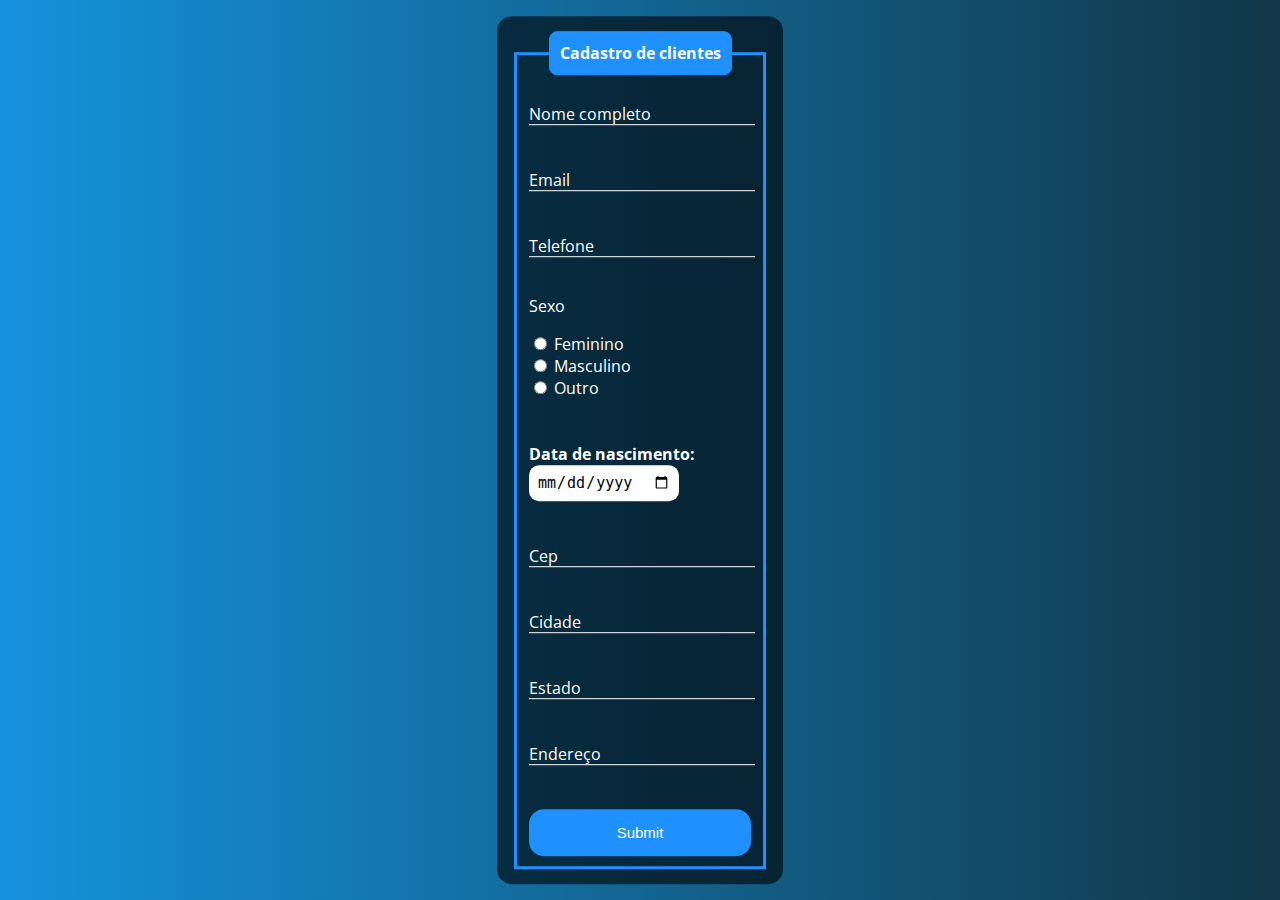
<file: RochaProducoes/src/main/view/cadastroCliente/index.html>
<!DOCTYPE html>
<html lang="pt-br">
<head>
    <meta charset="UTF-8">
    <meta name="viewport" content="width=device-width, initial-scale=1.0">
    <link rel="stylesheet" href="style.css">
    <title>Rocha Produções</title>
</head>
<body>
    <div class="box">
        <form action="#" method="post" id="formCadastro">
            <fieldset>
                <legend><b>Cadastro de clientes</b></legend>
                <br>
                <div class="inputBox">
                    <input type="text"  name="name" id="name" required class="inputUser" required>
                    <label for="name" class="labelInput">Nome completo</label>
                </div>
                <br>
                <br>
                <div class="inputBox">
                    <input type="email"  name="email" id="email" class="inputUser" required>
                    <label for="email" class="labelInput">Email</label>
                </div>
                <br>
                <br>
                <div class="inputBox">
                    <input type="tel"  name="tel" id="tel" class="inputUser" required>
                    <label for="tel" class="labelInput">Telefone</label>
                </div>
                <br>
                <div class="inputBox">
                    <p>Sexo</p>
                    <input type="radio" name="gender" id="femGender" value="Female" required>
                    <label for="femGender">Feminino</label>
                    <br>    
                    <input type="radio" name="gender" id="mascGender" value="Male" required>
                    <label for="mascGender">Masculino</label>
                    <br>
                    <input type="radio" name="gender" id="otherGender" value="Other" required>
                    <label for="otherGender">Outro</label>
                </div>
                <br>
                <br>
                <label for="birth_date"><b>Data de nascimento:</b></label>
                <input type="date" name="birth_date" id="birth_date" required>
                <br>
                <br>
                <br>
                <div class="inputBox">
                    <input type="text" name="cep" id="cep" class="inputUser" required onblur="preenche_cep()">
                    <label for="cep" class="labelInput">Cep</label>   
                </div>
                <br>
                <br>
                <div class="inputBox">
                    <input type="text" name="city" id="city" class="inputUser" required>
                    <label for="city" class="labelInput">Cidade</label>
                </div>
                <br>
                <br>
                <div class="inputBox">
                    <input type="text"  name="state" id="state" class="inputUser" required>
                    <label for="state" class="labelInput">Estado</label>
                </div>
                <br>
                <br>
                <div class="inputBox">
                    <input type="text" name="adress" id="address" class="inputUser" required>
                    <label for="adress" class="labelInput">Endereço</label>
                </div>
                <br>
                <br>
                <input type="submit" name="submit" id="submit">
            </fieldset>
        </form>
    </div>
    <script src="app.js"></script>
</body>
</html>
</file>
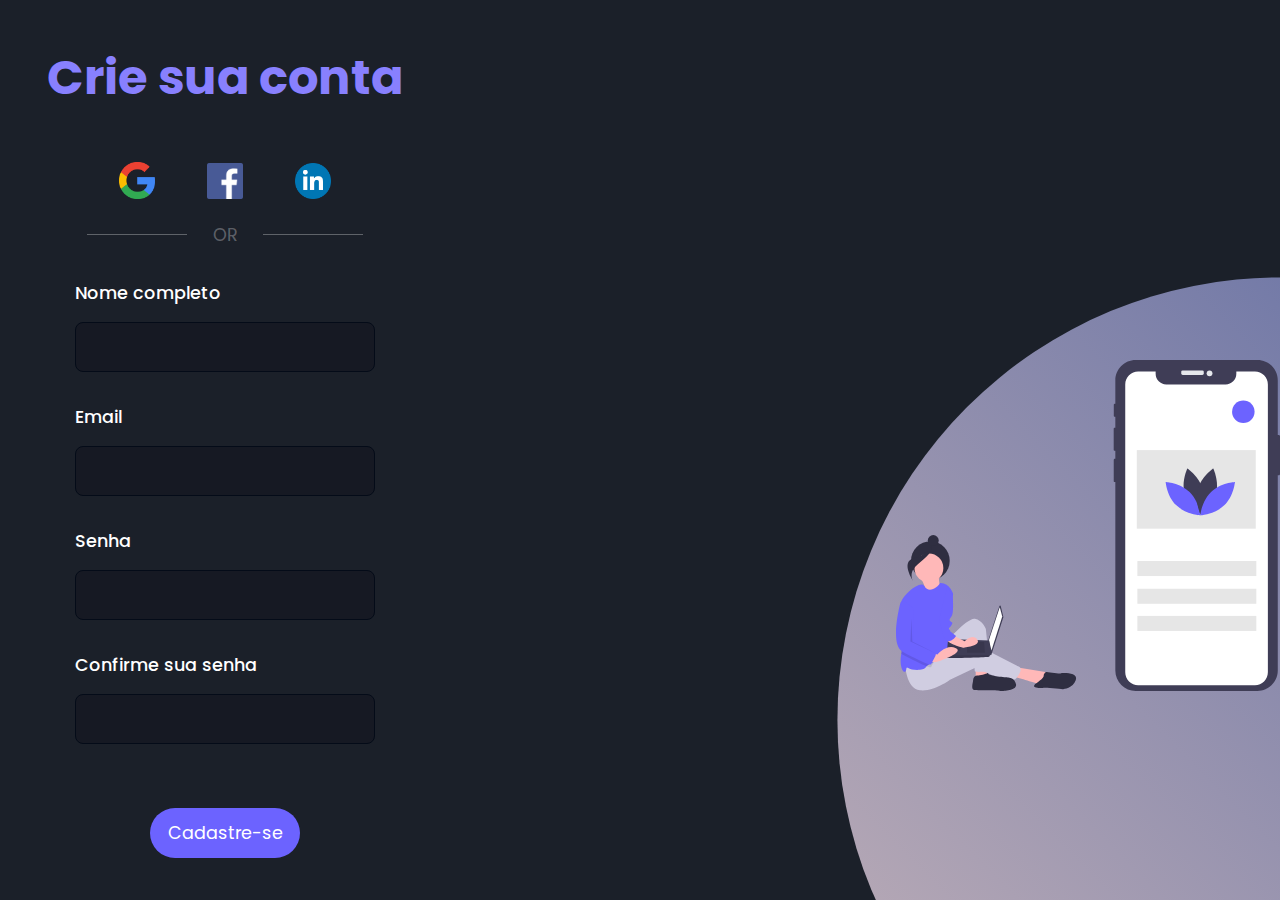
<file: RochaProducoes/src/main/view/cadastroUsuario/index.html>
<!DOCTYPE html>
<html lang="pt-br">
<head>
    <meta charset="UTF-8">
    <meta name="viewport" content="width=device-width, initial-scale=1.0">
    <link rel="stylesheet" href="style.css">
    <script src="app.js"> </script>
    <title>Cadastro</title>
</head>
<body>
    <main>
        <h1>Crie sua conta</h1>
        <div class="social-media">
            <a href="#">
                <img src="assets/google.png" alt="google">
            </a>
            <a href="#">
                <img src="assets/facebook.png" alt="facebook">
            </a>
            <a href="#">
                <img src="assets/linkedin.png" alt="linkedin">
            </a>
        </div>

        <div class="alternative">
            <span>OR</span>
        </div>

        <form action="#" method="post" id="formSignUp" novalidate>
            <label for="name">
                <span>Nome completo</span>
                <input type="text" id="name" name="name" required minlength="3">
                <small class="error-message">Nome deve ter pelo menos 3 caracteres</small>
            </label>

            <label for="email">
                <span>Email</span>
                <input type="email" id="email" name="email" required>
                <small class="error-message">Digite um email válido.</small>
            </label>

            <label for="password" >
                <span>Senha</span>
                <input type="password" id="password" name="password" required pattern="^(?=.*[a-z])(?=.*[A-Z])(?=.*\d)[A-Za-z\d@$!%*?&]{8,}$"
                minlength="8">
                <small class="error-message">Sua senha deve conter no mínimo: 8 caracters, uma letra maiuscula, uma letra minuscula.</small>
            </label>

            <label for="confirm-password" >
                <span>Confirme sua senha</span>
                <input type="password" id="confirm-password" name="confirm-password" class="errorInput" required minlength="8">
                <small class="error-message">As senhas não são iguais.</small>
            </label>

            <input type="submit" value="Cadastre-se">
        </form>
    </main>

    <section class="images">
        <img src="assets/mobile.svg" alt="Celular">
        <div class="circle"></div>
    </section>

</body>
</html>
</file>
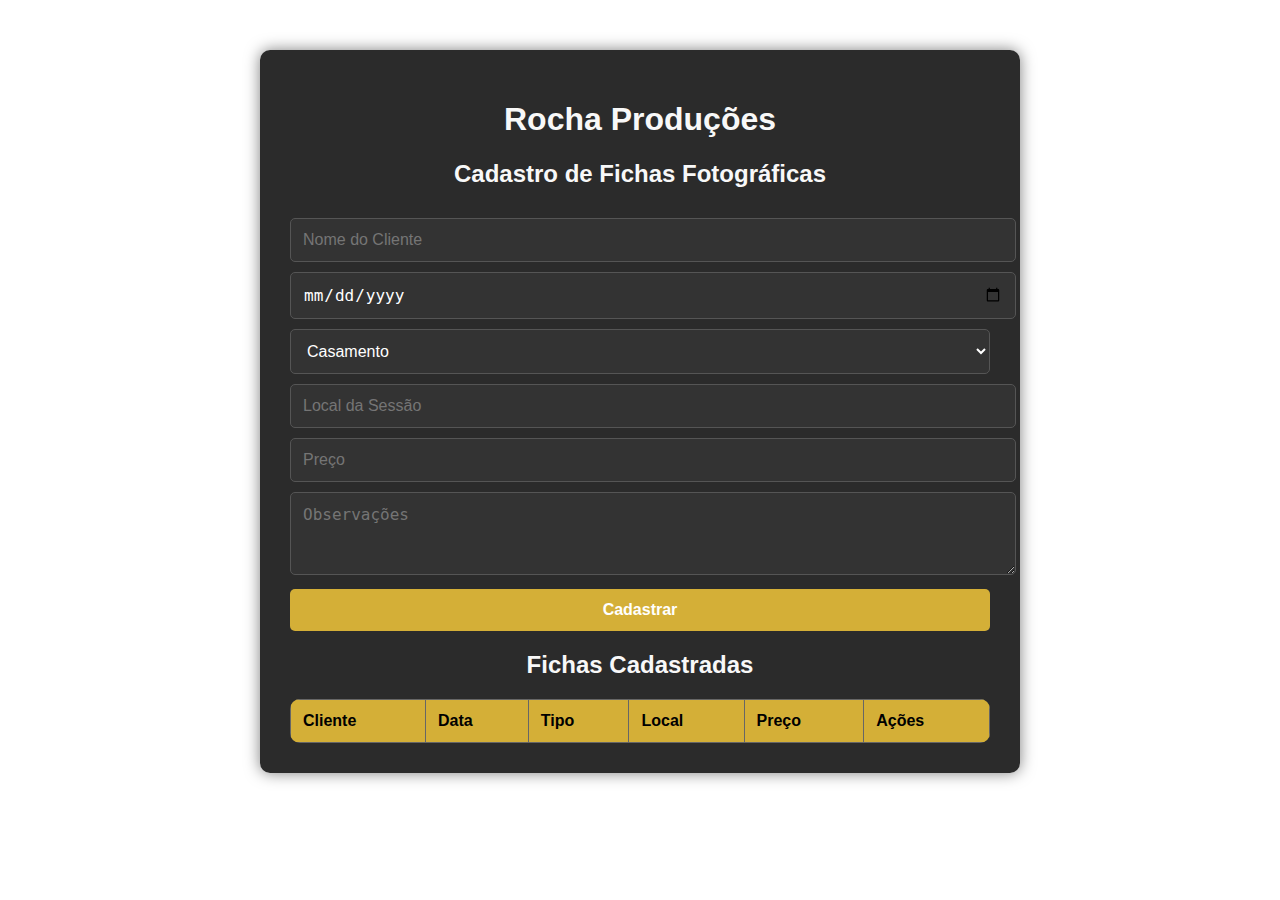
<file: RochaProducoes/src/main/view/homeFichas/index.html>
<!DOCTYPE html>
<html lang="pt-BR">
<head>
    <meta charset="UTF-8">
    <meta name="viewport" content="width=device-width, initial-scale=1.0">
    <title>Rocha Produções - Cadastro de Fichas</title>
    <style>
        body {
            font-family: Arial, sans-serif;
            margin: 0;
            padding: 0;
            background: url('https://images.unsplash.com/photo-1509042239860-f550ce710b93') no-repeat center center fixed;
            background-size: cover;
            color: #fff;
        }
        .container {
            max-width: 700px;
            margin: 50px auto;
            background: rgba(20, 20, 20, 0.9);
            padding: 30px;
            border-radius: 10px;
            box-shadow: 0px 0px 15px rgba(0, 0, 0, 0.5);
            text-align: center;
        }
        h1, h2 {
            color: #f8f8f8;
        }
        input, select, textarea, button {
            width: 100%;
            padding: 12px;
            margin-top: 10px;
            border: 1px solid #555;
            border-radius: 5px;
            font-size: 16px;
            background: #333;
            color: #fff;
        }
        button {
            background-color: #d4af37;
            color: white;
            border: none;
            cursor: pointer;
            font-weight: bold;
        }
        button:hover {
            background-color: #b8972b;
        }
        table {
            width: 100%;
            margin-top: 20px;
            border-collapse: collapse;
            background: rgba(255, 255, 255, 0.1);
            border-radius: 10px;
            overflow: hidden;
        }
        th, td {
            border: 1px solid #666;
            padding: 12px;
            text-align: left;
            color: #fff;
        }
        th {
            background-color: #d4af37;
            color: black;
        }
    </style>
</head>
<body>
    <div class="container">
        <h1>Rocha Produções</h1>
        <h2>Cadastro de Fichas Fotográficas</h2>
        <form id="cadastroForm">
            <input type="text" id="nome" placeholder="Nome do Cliente" required>
            <input type="date" id="data" required>
            <select id="tipo">
                <option value="Casamento">Casamento</option>
                <option value="Aniversário">Aniversário</option>
                <option value="Ensaio Infantil">Ensaio Infantil</option>
                <option value="Outros">Outros</option>
            </select>
            <input type="text" id="local" placeholder="Local da Sessão" required>
            <input type="number" id="preco" placeholder="Preço" required>
            <textarea id="observacoes" placeholder="Observações" rows="3"></textarea>
            <button type="submit">Cadastrar</button>
        </form>
        
        <h2>Fichas Cadastradas</h2>
        <table>
            <thead>
                <tr>
                    <th>Cliente</th>
                    <th>Data</th>
                    <th>Tipo</th>
                    <th>Local</th>
                    <th>Preço</th>
                    <th>Ações</th>
                </tr>
            </thead>
            <tbody id="listaFichas">
            </tbody>
        </table>
    </div>

    <script>
        document.getElementById('cadastroForm').addEventListener('submit', function(event) {
            event.preventDefault();
            
            let nome = document.getElementById('nome').value;
            let data = document.getElementById('data').value;
            let tipo = document.getElementById('tipo').value;
            let local = document.getElementById('local').value;
            let preco = document.getElementById('preco').value;
            let observacoes = document.getElementById('observacoes').value;
            
            let tabela = document.getElementById('listaFichas');
            let novaLinha = tabela.insertRow();
            novaLinha.innerHTML = `<td>${nome}</td><td>${data}</td><td>${tipo}</td><td>${local}</td><td>R$ ${preco}</td><td><button onclick="removerLinha(this)">Excluir</button></td>`;
            
            document.getElementById('cadastroForm').reset();
        });

        function removerLinha(botao) {
            let linha = botao.parentNode.parentNode;
            linha.parentNode.removeChild(linha);
        }
    </script>
</body>
</html>
</file>
<file: RochaProducoes/src/main/view/cadastroCliente/style.css>
@import url('https://fonts.googleapis.com/css2?family=Open+Sans:ital,wght@0,500;1,500&display=swap');

body{
    font-family: 'Open sans' ,sans-serif;
    background-image: linear-gradient(to right, rgb(20, 147, 220), rgb(17, 54, 71));
}

.box{
    color: #fff;
    position: absolute;
    top: 50%;
    left: 50%;
    transform: translate(-50%, -50%);
    background-color: rgba(0, 0, 0, 0.6);
    padding: 15px;
    border-radius: 15px;
    width: 20%;
}

fieldset{
    border: 3px solid dodgerblue;
}

legend{
    border: 1px solid dodgerblue;
    padding: 10px;
    text-align: center;
    background-color: dodgerblue;
    border-radius: 8px;
}

.inputBox{
    position: relative;
}

.inputUser{
    background: none;
    border: none;
    border-bottom: 1px solid #fff;
    outline: none;
    color: #fff;
    font-size: 15px;
    width: 100%;
    letter-spacing: 1px;
}

.labelInput{
    position: absolute;
    top: 0;
    left: 0;
    pointer-events: none;
    transition: .5s;
}

.inputUser:focus ~ .labelInput,
.inputUser:valid ~ .labelInput {
    top: -20px;
    font-size: 12px;
    color: dodgerblue;
}

#birth_date{
    border: none;
    padding: 8px;
    border-radius: 10px;
    outline: none;
    font-size: 15px;
    cursor: pointer;
}

#submit{
    background-color: dodgerblue;
    width: 100%;
    border: none;
    padding: 15px;
    color: #fff;
    border-radius: 15px;
    font-size: 15px;
    cursor: pointer;
    transition: transform 0.3s ease, backgroundcolor 0.3s ease;
}

#submit:hover,
button:focus{
    transform: scale(0.8);
    background-color: deepskyblue;
}
</file>
<file: RochaProducoes/src/main/view/cadastroUsuario/style.css>
@import url('https://fonts.googleapis.com/css2?family=Open+Sans:ital,wght@0,500;1,500&family=Poppins:wght@400;500;700&display=swap');

* {
    margin: 0;
    padding: 0;
    border: none;
    box-sizing: border-box;
    font-family: 'Poppins', sans-serif;
}

body {
    background-color: #1B2029;
    color: #FFF;
    font-weight: 500;
    display: flex;
    min-height: 100vh;
}

main {
    width: 50vh;
    display: flex;
    flex-direction: column;
    align-items: center;
    justify-content: center;
}

main h1 {
    color: #8880FE;
    font-size: 3rem;
    margin-bottom: 3rem;
}

main.social-media {
    display: flex;
    align-content: center;
}

main .social-media a {
    text-decoration: none;
}

main .social-media img {
    width: 36px;
    margin-left: 3rem;
}

main .social-media a:first-child img{
    margin-left: 0;
}

main .alternative {
    margin-top: 1rem;
}

main .alternative span {
    font-size: 1.1rem;
    font-weight: 400;
    color: rgba(255, 255, 255, 0.3);
    position: relative;
}

main .alternative span::before, main .alternative span::after {
    position: absolute;
    content: '';
    height: 1px;
    width: 100px;
    right: 50px;
    bottom: 50%;
    background: rgba(255, 255, 255, 0.3);
}

main .alternative span::after {
    left: 50px;
}

main form {
    display: flex;
    flex-direction: column;
    align-items: center;
}

main form label {
    display: flex;
    flex-direction: column;
}

main form label span {
    font-size: 1.1rem;
    margin-top: 2rem;
}

main form input {
    background: #161923;
    width: 300px;
    height: 50px;
    padding: 0 0.5rem;
    margin-top: 1rem;
    outline: none;
    color: rgba(166, 166, 166);
    border: 1px solid #040B18;
    border-radius: 8px;
}

main form input[type=submit] {
    cursor: pointer;
    width: 50%;
    margin-top: 4rem;
    border: none;
    border-radius: 32px;
    background: #6C63FF;
    color: white;
    font-size: 1.1rem;
    transition: all .3s ease-in-out;
}

main form input[type=submit]:hover {
    background: #5952D4;
}

section.images {
    display: flex;
    align-items: flex-end;
}

section.images img {
    position: absolute;
    top: 40%;
    left: 70%;
    width: 30%;
}

input {
    transition: 0.3s;
}


.error-message {
    color: #ff4d4d;
    font-size: 0.9rem;
    display: none;
}


section.images .circle {
    position: absolute;
    height: 100%;
    width: 100%;
    top: 0;
    left: 0;
    background: linear-gradient(45deg, #E8CBC0, #636FA4);
    clip-path: circle(40% at right 80%);
    z-index: -1;
}
</file>
